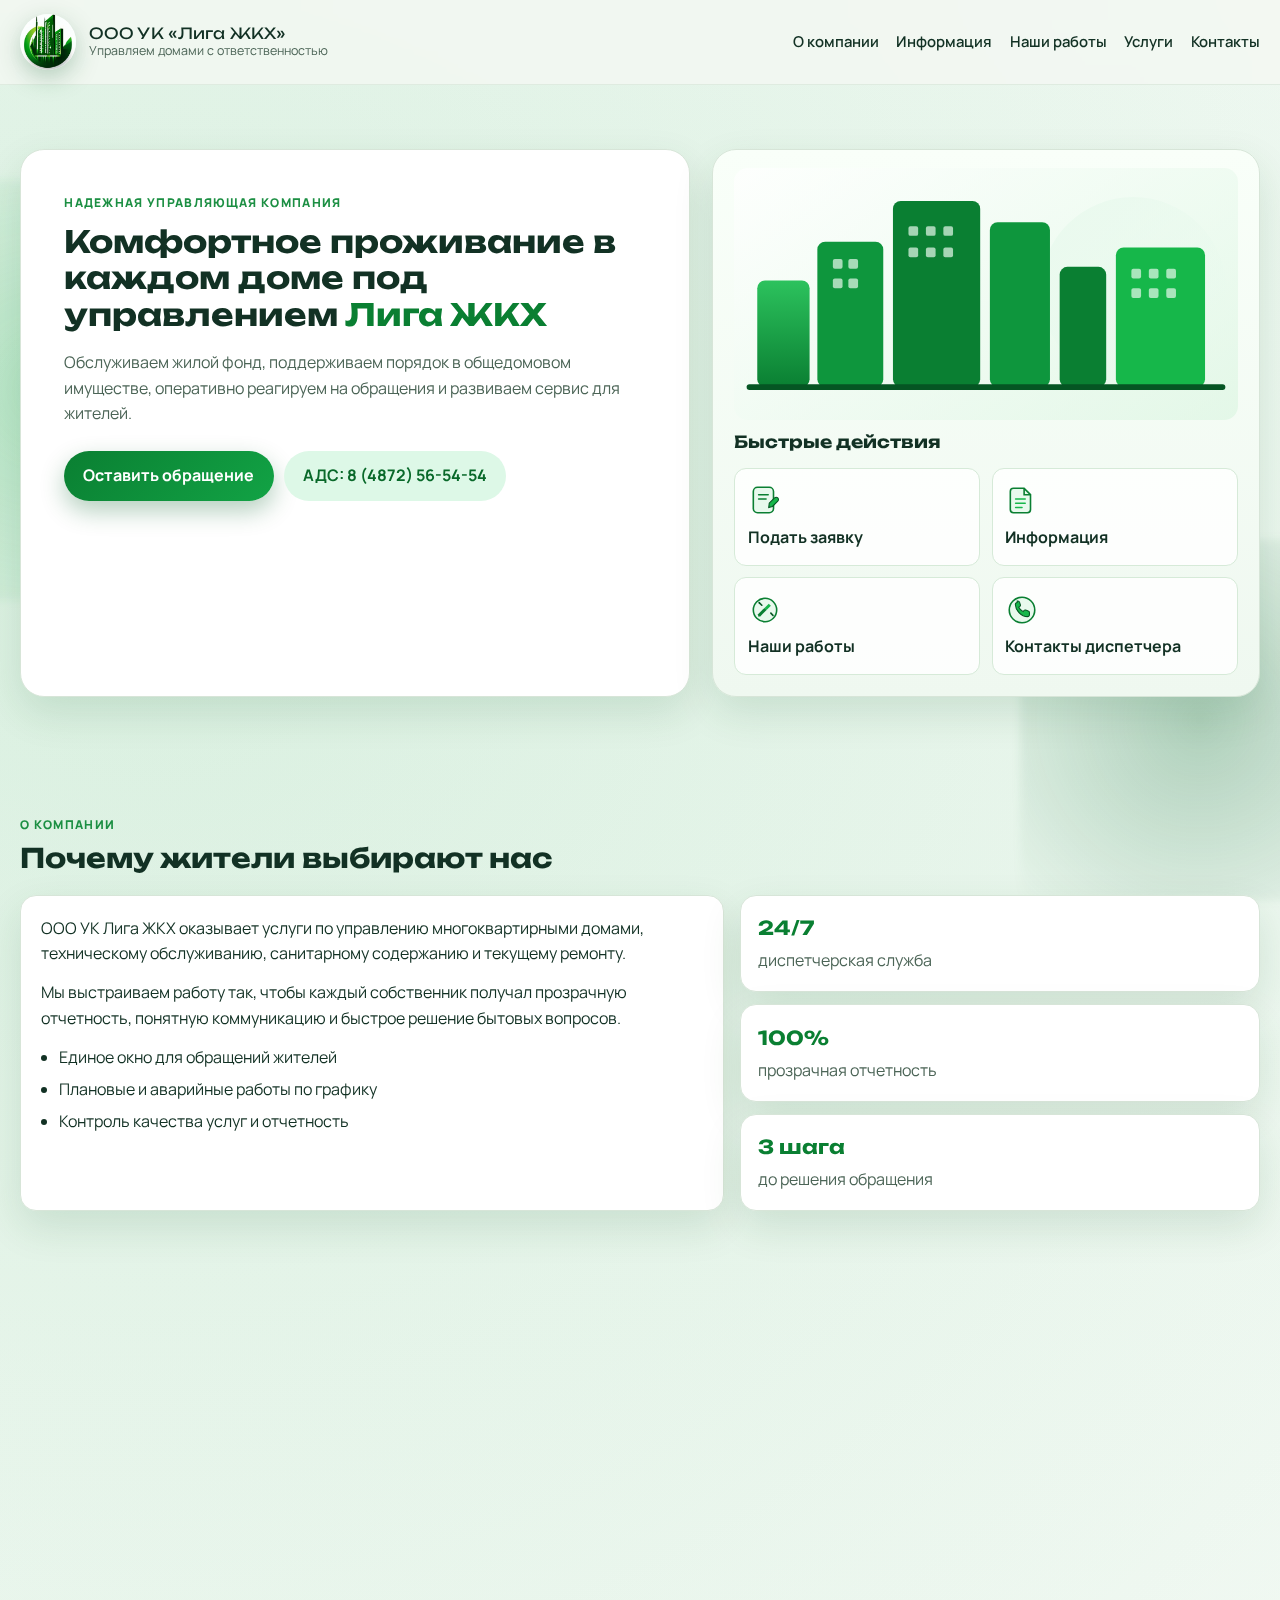
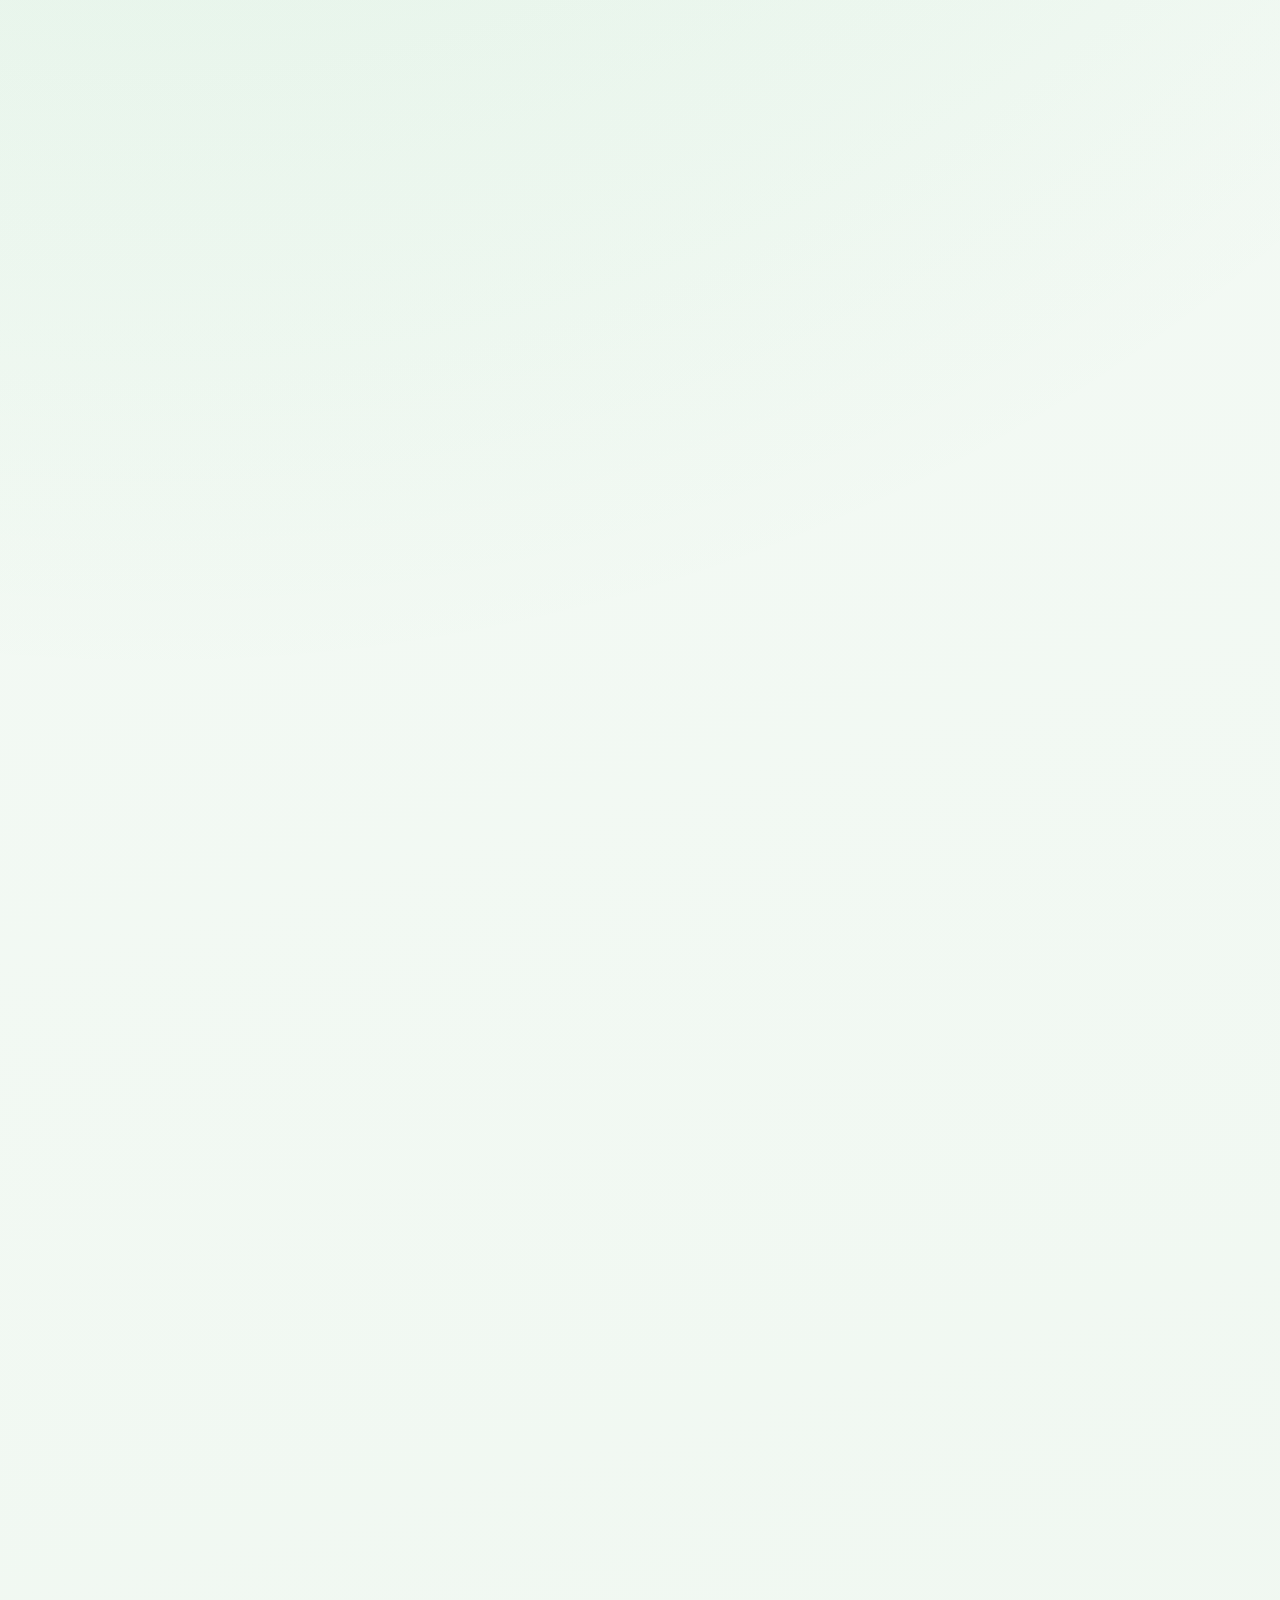
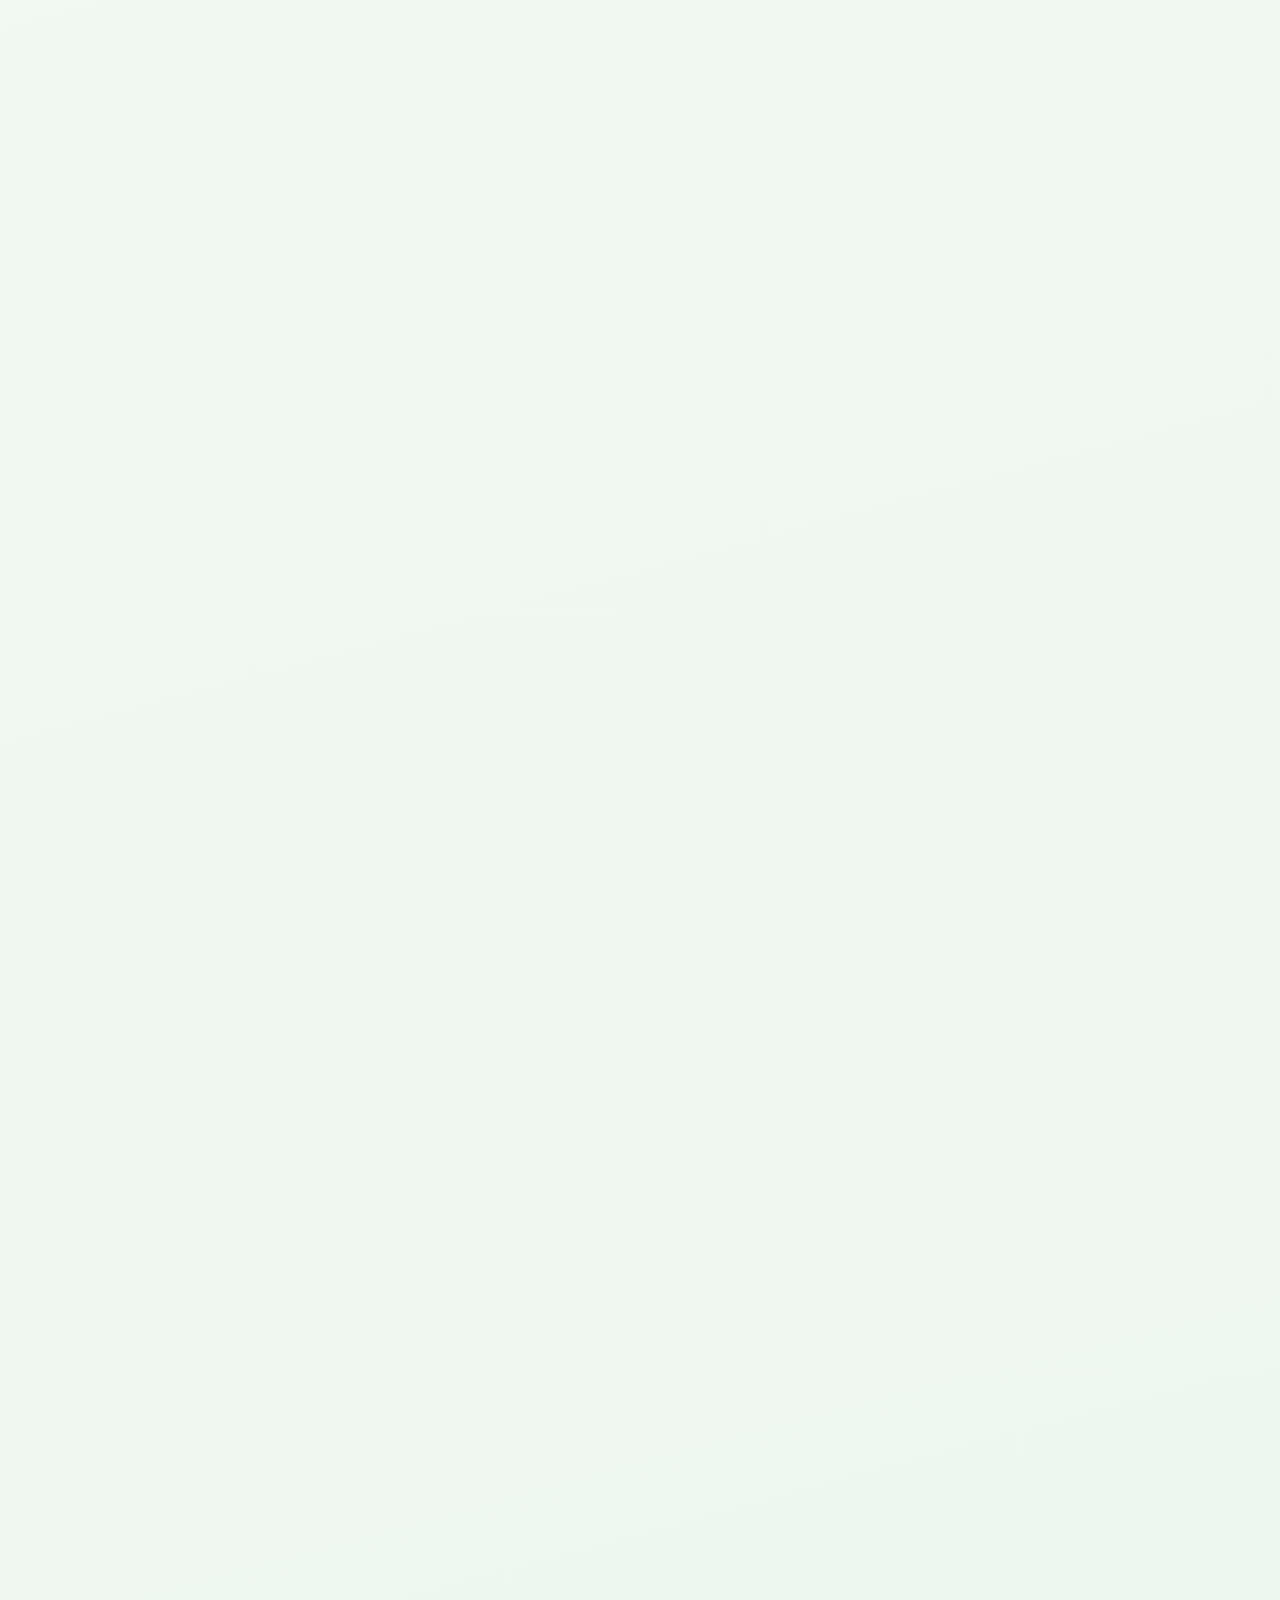
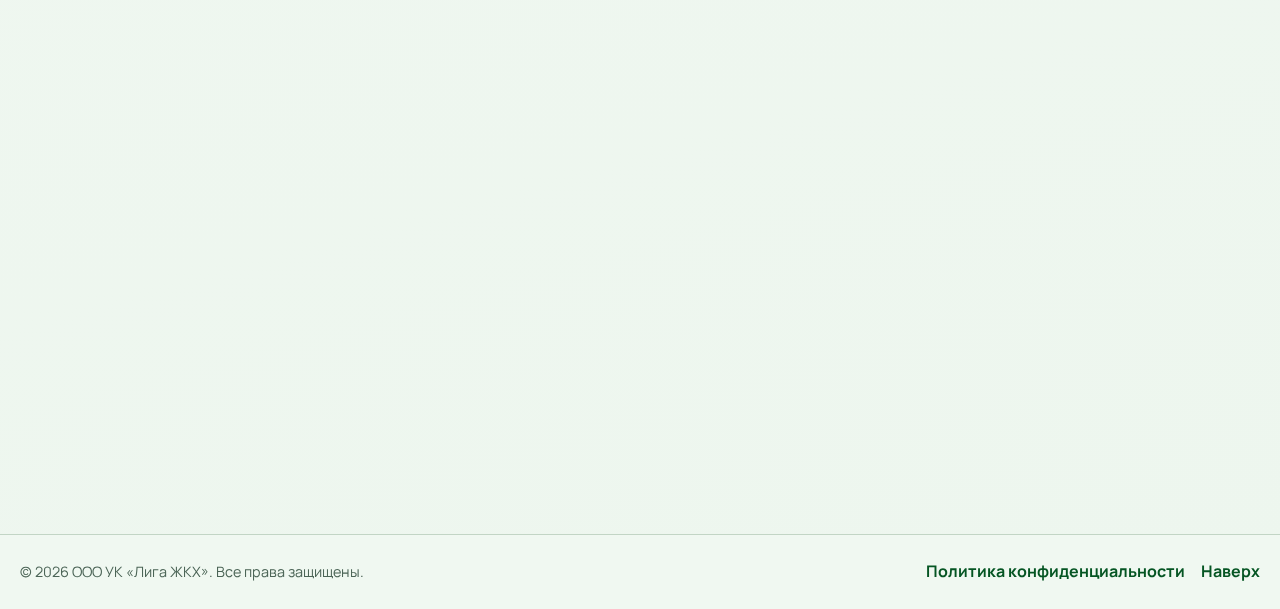
<file: index.html>
<!DOCTYPE html>
<html lang="ru">
<head>
  <meta charset="UTF-8" />
  <meta name="viewport" content="width=device-width, initial-scale=1.0" />
  <title>ООО УК «Лига ЖКХ»</title>
  <meta name="description" content="Официальный сайт управляющей компании ООО УК Лига ЖКХ" />
  <link rel="icon" type="image/jpeg" href="assets/logo.jpg" />
  <link rel="shortcut icon" type="image/jpeg" href="assets/logo.jpg" />
  <link rel="preconnect" href="https://fonts.googleapis.com" />
  <link rel="preconnect" href="https://fonts.gstatic.com" crossorigin />
  <link href="https://fonts.googleapis.com/css2?family=Manrope:wght@400;500;600;700;800&family=Unbounded:wght@500;700&display=swap" rel="stylesheet" />
  <link rel="stylesheet" href="styles.css" />
</head>
<body>
  <div class="bg-orb orb-left" aria-hidden="true"></div>
  <div class="bg-orb orb-right" aria-hidden="true"></div>

  <header class="site-header">
    <div class="container header-inner">
      <a class="brand" href="#top" aria-label="На главную">
        <img src="assets/logo.jpg" alt="Эмблема ООО УК Лига ЖКХ" class="brand-logo" />
        <div class="brand-text">
          <span class="brand-title">ООО УК «Лига ЖКХ»</span>
          <span class="brand-subtitle">Управляем домами с ответственностью</span>
        </div>
      </a>

      <button class="menu-btn" aria-expanded="false" aria-controls="site-nav">Меню</button>

      <nav class="site-nav" id="site-nav">
        <a href="#about">О компании</a>
        <a href="#information">Информация</a>
        <a href="#works">Наши работы</a>
        <a href="#services">Услуги</a>
        <a href="#contacts">Контакты</a>
      </nav>
    </div>
  </header>

  <main id="top">
    <section class="hero container reveal">
      <div class="hero-content">
        <p class="eyebrow">Надежная управляющая компания</p>
        <h1>Комфортное проживание в каждом доме под управлением <span>Лига ЖКХ</span></h1>
        <p class="hero-lead">
          Обслуживаем жилой фонд, поддерживаем порядок в общедомовом имуществе,
          оперативно реагируем на обращения и развиваем сервис для жителей.
        </p>
        <div class="hero-actions">
          <a class="btn btn-primary" href="#request">Оставить обращение</a>
          <a class="btn btn-secondary" href="tel:+74872565454">АДС: 8 (4872) 56-54-54</a>
        </div>
      </div>

      <div class="hero-card">
        <img src="assets/icons/city-hero.svg" alt="" class="hero-illustration" aria-hidden="true" />
        <h2>Быстрые действия</h2>
        <div class="quick-grid">
          <a href="#request" class="quick-item">
            <img src="assets/icons/quick-request.svg" alt="" class="item-icon" aria-hidden="true" />
            <span>Подать заявку</span>
          </a>
          <a href="#information" class="quick-item">
            <img src="assets/icons/quick-doc.svg" alt="" class="item-icon" aria-hidden="true" />
            <span>Информация</span>
          </a>
          <a href="#works" class="quick-item">
            <img src="assets/icons/quick-service.svg" alt="" class="item-icon" aria-hidden="true" />
            <span>Наши работы</span>
          </a>
          <a href="#contacts" class="quick-item">
            <img src="assets/icons/quick-phone.svg" alt="" class="item-icon" aria-hidden="true" />
            <span>Контакты диспетчера</span>
          </a>
        </div>
      </div>
    </section>

    <section id="about" class="section container reveal">
      <div class="section-head">
        <p class="eyebrow">О компании</p>
        <h2>Почему жители выбирают нас</h2>
      </div>
      <div class="about-layout">
        <article class="about-text card">
          <p>
            ООО УК Лига ЖКХ оказывает услуги по управлению многоквартирными домами,
            техническому обслуживанию, санитарному содержанию и текущему ремонту.
          </p>
          <p>
            Мы выстраиваем работу так, чтобы каждый собственник получал прозрачную
            отчетность, понятную коммуникацию и быстрое решение бытовых вопросов.
          </p>
          <ul class="check-list">
            <li>Единое окно для обращений жителей</li>
            <li>Плановые и аварийные работы по графику</li>
            <li>Контроль качества услуг и отчетность</li>
          </ul>
        </article>

        <aside class="metrics">
          <div class="metric card"><strong>24/7</strong><span>диспетчерская служба</span></div>
          <div class="metric card"><strong>100%</strong><span>прозрачная отчетность</span></div>
          <div class="metric card"><strong>3 шага</strong><span>до решения обращения</span></div>
        </aside>
      </div>
    </section>

    <section id="services" class="section container reveal">
      <div class="section-head">
        <p class="eyebrow">Услуги</p>
        <h2>Что входит в обслуживание</h2>
      </div>
      <div class="service-grid stagger-grid">
        <article class="card service-item stagger-item">
          <img src="assets/icons/service-clean.svg" alt="" class="item-icon" aria-hidden="true" />
          <h3>Содержание дома</h3>
          <p>Уборка подъездов и территории, сезонные работы, поддержание порядка.</p>
        </article>
        <article class="card service-item stagger-item">
          <img src="assets/icons/service-tech.svg" alt="" class="item-icon" aria-hidden="true" />
          <h3>Техническое обслуживание</h3>
          <p>Плановый осмотр систем ГВС, ХВС, отопления и электрических сетей.</p>
        </article>
        <article class="card service-item stagger-item">
          <img src="assets/icons/service-repair.svg" alt="" class="item-icon" aria-hidden="true" />
          <h3>Текущий ремонт</h3>
          <p>Устранение неисправностей в местах общего пользования и инженерных узлах.</p>
        </article>
        <article class="card service-item stagger-item">
          <img src="assets/icons/service-chat.svg" alt="" class="item-icon" aria-hidden="true" />
          <h3>Работа с обращениями</h3>
          <p>Прием заявок онлайн и по телефону, контроль сроков исполнения.</p>
        </article>
      </div>
    </section>

    <section id="request" class="section container reveal">
      <div class="section-head">
        <p class="eyebrow">Обращение</p>
        <h2>Оставьте заявку онлайн</h2>
      </div>
      <form class="request-form card" action="https://formsubmit.co/tpaktop_771@mail.ru" method="post">
        <input type="hidden" name="_subject" value="Новая заявка с сайта ООО УК Лига ЖКХ" />
        <input type="hidden" name="_captcha" value="false" />
        <input type="hidden" name="_template" value="table" />
        <input type="hidden" name="_next" value="" />
        <label>
          ФИО
          <input type="text" name="name" placeholder="Введите ФИО" required />
        </label>
        <label>
          Email (необязательно)
          <input type="email" name="email" placeholder="example@mail.ru" />
        </label>
        <label>
          Телефон
          <input type="tel" name="phone" placeholder="+7 (4872) ___-__-__" required />
        </label>
        <label>
          Адрес
          <input type="text" name="address" placeholder="Улица, дом, квартира" required />
        </label>
        <label>
          Текст обращения
          <textarea name="message" rows="4" placeholder="Опишите вопрос" required></textarea>
        </label>
        <div class="consent-box">
          <div class="consent-row">
            <input id="consent" type="checkbox" name="consent" value="yes" required />
            <label for="consent" class="consent-text">Я принимаю условия <a href="#policy-modal" class="js-open-policy">Политики конфиденциальности</a> и даю согласие на обработку персональных данных.</label>
          </div>
        </div>
        <button type="submit" class="btn btn-primary">Отправить заявку</button>
      </form>
    </section>

    <section id="contacts" class="section container reveal">
      <div class="section-head">
        <p class="eyebrow">Контакты</p>
        <h2>ООО УК «Лига ЖКХ»</h2>
      </div>
      <p class="contacts-address">Адрес офиса: г. Тула, ул. Октябрьская, д. 24, офис 209</p>
      <div class="contacts-grid">
        <article class="card contact-item">
          <img src="assets/icons/contact-phone.svg" alt="" class="item-icon" aria-hidden="true" />
          <h3>Прием заявок</h3>
          <p><a href="tel:+74872710123">8 (4872) 710-123</a></p>
          <ul class="contact-schedule">
            <li>Пн-Пт: с 9:00 до 17:00</li>
            <li>Сб-Вс: выходной</li>
          </ul>
        </article>
        <article class="card contact-item">
          <img src="assets/icons/service-chat.svg" alt="" class="item-icon" aria-hidden="true" />
          <h3>Бухгалтерия</h3>
          <p><a href="tel:+74872710122">8 (4872) 710-122</a></p>
          <ul class="contact-schedule">
            <li>Пн-Пт: с 9:00 до 17:00</li>
            <li>Сб-Вс: выходной</li>
          </ul>
        </article>
        <article class="card contact-item">
          <img src="assets/icons/contact-mail.svg" alt="" class="item-icon" aria-hidden="true" />
          <h3>Эл. почта</h3>
          <p><a href="mailto:liga_gkh@mail.ru">liga_gkh@mail.ru</a></p>
        </article>
        <article class="card contact-item">
          <img src="assets/icons/contact-clock.svg" alt="" class="item-icon" aria-hidden="true" />
          <h3>Аварийно-диспетчерская служба (АДС)</h3>
          <p><a href="tel:+74872565454">8 (4872) 56-54-54</a></p>
          <ul class="contact-schedule">
            <li>Пн-Пт: с 17:00 до 8:00</li>
            <li>Сб-Вс: круглосуточно</li>
            <li>Праздничные дни: круглосуточно</li>
          </ul>
        </article>
      </div>
    </section>

    <section id="location" class="section container reveal">
      <div class="section-head">
        <p class="eyebrow">Как нас найти</p>
        <h2>Вход в офис на Октябрьской, 24</h2>
      </div>
      <div class="location-grid">
        <figure class="card location-photo">
          <img src="assets/office-entrance-1.jpg" alt="Вход в здание по адресу Тула, Октябрьская, дом 24" loading="lazy" />
          <figcaption>Вид на вход со стороны улицы Октябрьской.</figcaption>
        </figure>
        <figure class="card location-photo">
          <img src="assets/office-entrance-2.jpg" alt="Входная группа офиса ООО УК Лига ЖКХ" loading="lazy" />
          <figcaption>Ориентир: входная группа, офис 209.</figcaption>
        </figure>
      </div>
      <div class="card map-wrap">
        <iframe
          src="https://yandex.ru/map-widget/v1/?text=%D0%A2%D1%83%D0%BB%D0%B0%2C%20%D0%9E%D0%BA%D1%82%D1%8F%D0%B1%D1%80%D1%8C%D1%81%D0%BA%D0%B0%D1%8F%2024%2C%20%D0%BE%D1%84%D0%B8%D1%81%20209&z=17"
          title="Яндекс Карта: Тула, Октябрьская, 24, офис 209"
          loading="lazy"
          referrerpolicy="no-referrer-when-downgrade"
        ></iframe>
        <a
          class="map-link"
          href="https://yandex.ru/maps/?text=%D0%A2%D1%83%D0%BB%D0%B0%2C%20%D0%9E%D0%BA%D1%82%D1%8F%D0%B1%D1%80%D1%8C%D1%81%D0%BA%D0%B0%D1%8F%2024%2C%20%D0%BE%D1%84%D0%B8%D1%81%20209"
          target="_blank"
          rel="noopener noreferrer"
        >Открыть отметку в Яндекс Картах</a>
      </div>
    </section>

    <section id="information" class="section container reveal">
      <div class="section-head">
        <p class="eyebrow">Информация</p>
        <h2>Полезные сведения для жителей</h2>
      </div>
      <p class="section-note">Чтобы добавить или изменить контент, отредактируйте файл <strong>content-data.js</strong>.</p>
      <div id="information-list" class="info-grid stagger-grid"></div>
    </section>

    <section id="works" class="section container reveal">
      <div class="section-head">
        <p class="eyebrow">Наши работы</p>
        <h2>Выполненные работы и результаты</h2>
      </div>
      <p class="section-note">Новые карточки работ добавляются в файл <strong>content-data.js</strong>.</p>
      <div id="works-list" class="works-grid stagger-grid"></div>
    </section>
  </main>

  <div id="policy-modal" class="policy-modal" aria-hidden="true">
    <div class="policy-modal-backdrop" data-close-policy></div>
    <section class="policy-modal-dialog card" role="dialog" aria-modal="true" aria-labelledby="policy-title">
      <button class="policy-modal-close" type="button" aria-label="Закрыть окно" data-close-policy>×</button>
      <p class="eyebrow">Политика</p>
      <h2 id="policy-title">Соглашение об обработке персональных данных</h2>
      <div class="policy-modal-content">
        <p>
          Настоящее соглашение об обработке персональных данных разработано в соответствии с законодательством Российской Федерации.
          Оператор персональных данных: <strong>ООО УК «Лига ЖКХ»</strong>.
        </p>
        <p>
          Лицо, оставляющее данные на сайте, подтверждает свое согласие на их обработку и передачу оператору в целях обработки обращения,
          получения информации об услугах и обратной связи.
        </p>
        <p>Под персональными данными пользователя понимаются:</p>
        <ul class="policy-list">
          <li>ФИО;</li>
          <li>адрес;</li>
          <li>телефон;</li>
          <li>адрес электронной почты.</li>
        </ul>
        <p>Обработка персональных данных может включать:</p>
        <ul class="policy-list">
          <li>сбор, систематизацию, накопление и хранение;</li>
          <li>уточнение (обновление, изменение);</li>
          <li>использование для обработки обращений;</li>
          <li>уничтожение данных после достижения цели обработки или по отзыву согласия.</li>
        </ul>
        <p>Пользователь гарантирует, что:</p>
        <ul class="policy-list">
          <li>предоставленные сведения являются точными и достоверными;</li>
          <li>данные предоставлены лично о себе;</li>
          <li>не используются чужие контактные данные без законных оснований.</li>
        </ul>
        <p>
          Пользователь дает согласие на обработку персональных данных в объеме, предусмотренном п. 3 ч. 1 ст. 3 Федерального закона от
          27.07.2006 № 152-ФЗ «О персональных данных», и подтверждает, что действует свободно, своей волей и в своем интересе.
        </p>
        <p>
          Согласие может быть отозвано путем направления письменного заявления в адрес администрации сайта.
          Любое использование сайта означает полное и безусловное согласие с условиями настоящего соглашения.
        </p>
      </div>
    </section>
  </div>

  <footer class="site-footer">
    <div class="container footer-inner">
      <p>© 2026 ООО УК «Лига ЖКХ». Все права защищены.</p>
      <div class="footer-links">
        <a href="#policy-modal" class="js-open-policy">Политика конфиденциальности</a>
        <a href="#top">Наверх</a>
      </div>
    </div>
  </footer>

  <script src="content-data.js"></script>
  <script src="script.js"></script>
</body>
</html>
</file>
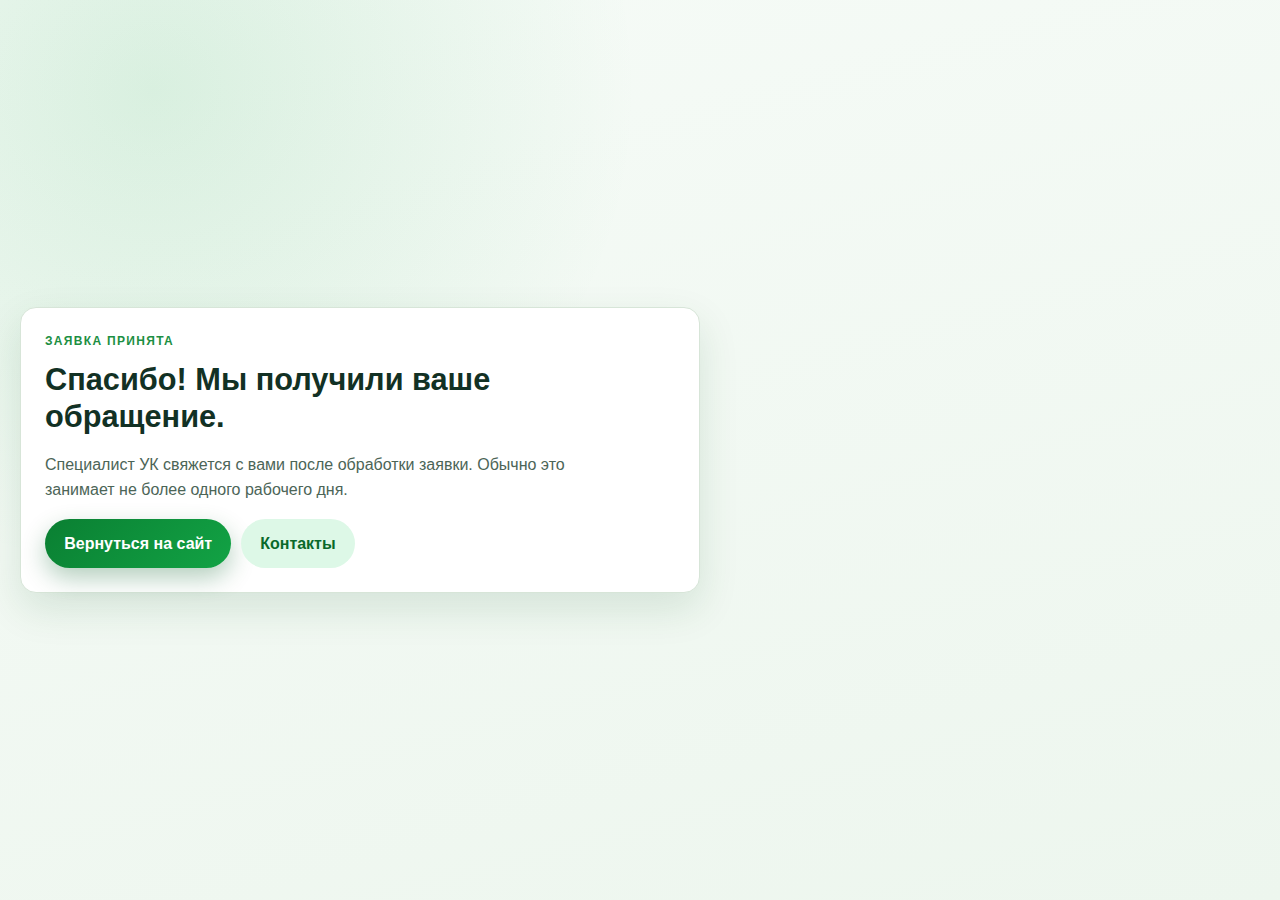
<file: thanks.html>
<!DOCTYPE html>
<html lang="ru">
<head>
  <meta charset="UTF-8" />
  <meta name="viewport" content="width=device-width, initial-scale=1.0" />
  <title>Заявка Отправлена | ООО УК «Лига ЖКХ»</title>
  <meta name="description" content="Подтверждение отправки заявки" />
  <link rel="icon" type="image/jpeg" href="assets/logo.jpg" />
  <link rel="shortcut icon" type="image/jpeg" href="assets/logo.jpg" />
  <link rel="stylesheet" href="styles.css" />
  <style>
    .thanks-wrap {
      min-height: 100svh;
      display: grid;
      place-items: center;
      padding: 1.4rem 0;
    }

    .thanks-card {
      max-width: 680px;
      width: 100%;
      padding: 1.5rem;
    }

    .thanks-actions {
      margin-top: 1rem;
      display: flex;
      flex-wrap: wrap;
      gap: 0.6rem;
    }
  </style>
</head>
<body>
  <main class="thanks-wrap">
    <section class="container">
      <article class="card thanks-card">
        <p class="eyebrow">Заявка принята</p>
        <h1>Спасибо! Мы получили ваше обращение.</h1>
        <p class="hero-lead">Специалист УК свяжется с вами после обработки заявки. Обычно это занимает не более одного рабочего дня.</p>
        <div class="thanks-actions">
          <a class="btn btn-primary" href="index.html#top">Вернуться на сайт</a>
          <a class="btn btn-secondary" href="index.html#contacts">Контакты</a>
        </div>
      </article>
    </section>
  </main>
</body>
</html>
</file>
<file: styles.css>
:root {
  --bg: #f4f8f3;
  --surface: #ffffff;
  --surface-soft: #f7fdf7;
  --text: #123124;
  --muted: #4c6557;
  --line: #d7e5d8;
  --primary: #0a7f32;
  --primary-dark: #055523;
  --primary-soft: #ddf8e7;
  --shadow: 0 16px 40px rgba(6, 86, 36, 0.12);
  --radius-lg: 24px;
  --radius-md: 16px;
  --radius-sm: 12px;
  --container: min(1380px, calc(100% - 3.2rem));
}

* {
  box-sizing: border-box;
}

html {
  scroll-behavior: smooth;
}

body {
  margin: 0;
  font-family: "Manrope", "Segoe UI", sans-serif;
  color: var(--text);
  background:
    radial-gradient(circle at 12% 10%, rgba(14, 162, 62, 0.12) 0%, rgba(14, 162, 62, 0) 35%),
    linear-gradient(165deg, #f6fbf7 0%, #edf6ee 100%);
  line-height: 1.6;
}

.bg-orb {
  position: fixed;
  z-index: -1;
  filter: blur(4px);
  pointer-events: none;
}

.orb-left {
  width: 420px;
  height: 420px;
  left: -160px;
  top: 180px;
  background: radial-gradient(circle, rgba(18, 176, 71, 0.2), rgba(18, 176, 71, 0));
}

.orb-right {
  width: 360px;
  height: 360px;
  right: -100px;
  top: 540px;
  background: radial-gradient(circle, rgba(1, 94, 39, 0.25), rgba(1, 94, 39, 0));
}

.container {
  width: var(--container);
  margin-inline: auto;
}

.site-header {
  position: sticky;
  top: 0;
  z-index: 40;
  backdrop-filter: blur(8px);
  background: rgba(244, 248, 243, 0.8);
  border-bottom: 1px solid rgba(215, 229, 216, 0.7);
}

.header-inner {
  display: flex;
  align-items: center;
  justify-content: space-between;
  gap: 1.2rem;
  min-height: 84px;
}

.brand {
  display: inline-flex;
  align-items: center;
  gap: 0.8rem;
  text-decoration: none;
  color: inherit;
}

.brand-logo {
  width: 56px;
  height: 56px;
  border-radius: 50%;
  object-fit: cover;
  box-shadow: 0 8px 24px rgba(2, 87, 35, 0.26);
}

.brand-text {
  display: grid;
  line-height: 1.2;
}

.brand-title {
  font-family: "Unbounded", sans-serif;
  font-size: 0.96rem;
  letter-spacing: 0.01em;
}

.brand-subtitle {
  color: var(--muted);
  font-size: 0.78rem;
}

.site-nav {
  display: inline-flex;
  align-items: center;
  gap: 1.1rem;
}

.site-nav a {
  text-decoration: none;
  color: var(--text);
  font-weight: 600;
  font-size: 0.93rem;
  transition: color 0.2s ease;
}

.site-nav a:hover,
.site-nav a:focus-visible {
  color: var(--primary);
}

.menu-btn {
  display: none;
  border: 1px solid var(--line);
  background: var(--surface);
  color: var(--text);
  border-radius: 999px;
  font-weight: 700;
  padding: 0.45rem 0.9rem;
}

main {
  padding-top: 1.8rem;
}

.section {
  padding: 4.2rem 0;
}

.hero {
  display: grid;
  grid-template-columns: 1.1fr 0.9fr;
  gap: 1.4rem;
  align-items: stretch;
  padding: 2.2rem 0 3.2rem;
}

.hero-content,
.hero-card {
  background: var(--surface);
  border: 1px solid var(--line);
  border-radius: var(--radius-lg);
  box-shadow: var(--shadow);
}

.hero-content {
  padding: clamp(1.4rem, 3.5vw, 2.7rem);
}

.eyebrow {
  margin: 0;
  text-transform: uppercase;
  letter-spacing: 0.11em;
  font-size: 0.75rem;
  color: #1c8f43;
  font-weight: 800;
}

h1,
h2,
h3 {
  margin: 0;
  line-height: 1.2;
}

h1 {
  margin-top: 0.7rem;
  font-family: "Unbounded", sans-serif;
  font-size: clamp(1.45rem, 2.4vw, 2.4rem);
}

h1 span {
  color: var(--primary);
}

.hero-lead {
  margin: 1rem 0 0;
  color: var(--muted);
  max-width: 62ch;
}

.hero-actions {
  margin-top: 1.5rem;
  display: flex;
  flex-wrap: wrap;
  gap: 0.65rem;
}

.btn {
  display: inline-flex;
  align-items: center;
  justify-content: center;
  text-decoration: none;
  border: 0;
  border-radius: 999px;
  font-weight: 700;
  font-family: inherit;
  padding: 0.75rem 1.2rem;
  cursor: pointer;
  transition: transform 0.2s ease, box-shadow 0.2s ease, background-color 0.2s ease;
}

.btn:hover,
.btn:focus-visible {
  transform: translateY(-1px);
}

.btn-primary {
  background: linear-gradient(135deg, var(--primary), #12a345);
  color: #fff;
  box-shadow: 0 10px 24px rgba(6, 95, 40, 0.3);
}

.btn-secondary {
  background: var(--primary-soft);
  color: #09692a;
}

.hero-card {
  padding: 1.3rem;
  overflow: hidden;
  background:
    linear-gradient(180deg, #f9fff9, #eff8f0),
    repeating-linear-gradient(120deg, transparent 0 8px, rgba(35, 137, 67, 0.04) 8px 9px);
}

.hero-illustration {
  display: block;
  width: 100%;
  height: auto;
  margin: -0.2rem 0 0.75rem;
  border-radius: 14px;
  background: linear-gradient(145deg, rgba(255, 255, 255, 0.7), rgba(216, 245, 223, 0.6));
}

.hero-card h2 {
  font-family: "Unbounded", sans-serif;
  font-size: 1.05rem;
  margin-bottom: 1rem;
}

.quick-grid {
  display: grid;
  grid-template-columns: repeat(2, minmax(0, 1fr));
  gap: 0.7rem;
}

.quick-item {
  display: grid;
  justify-items: start;
  align-content: start;
  gap: 0.45rem;
  text-decoration: none;
  color: var(--text);
  background: rgba(255, 255, 255, 0.82);
  border: 1px solid #d6ead8;
  border-radius: var(--radius-sm);
  padding: 0.9rem 0.8rem;
  font-weight: 700;
  min-height: 98px;
  transition: border-color 0.2s ease, transform 0.2s ease;
}

.quick-item:hover,
.quick-item:focus-visible {
  border-color: #18a24a;
  transform: translateY(-2px);
}

.item-icon {
  width: 34px;
  height: 34px;
  flex: 0 0 34px;
  display: block;
}

.section-head h2 {
  margin-top: 0.45rem;
  font-family: "Unbounded", sans-serif;
  font-size: clamp(1.25rem, 2.1vw, 1.85rem);
}

.card {
  background: var(--surface);
  border: 1px solid var(--line);
  border-radius: var(--radius-md);
  box-shadow: var(--shadow);
}

.about-layout {
  margin-top: 1.3rem;
  display: grid;
  grid-template-columns: 1.15fr 0.85fr;
  gap: 1rem;
}

.about-text {
  padding: 1.25rem;
}

.about-text p {
  margin: 0 0 0.85rem;
}

.check-list {
  margin: 0;
  padding-left: 1.1rem;
}

.check-list li + li {
  margin-top: 0.4rem;
}

.metrics {
  display: grid;
  gap: 0.75rem;
}

.metric {
  padding: 1.1rem;
  display: grid;
  gap: 0.25rem;
}

.metric strong {
  font-family: "Unbounded", sans-serif;
  color: var(--primary);
  font-size: 1.2rem;
}

.metric span {
  color: var(--muted);
}

.service-grid {
  margin-top: 1.3rem;
  display: grid;
  grid-template-columns: repeat(4, minmax(0, 1fr));
  gap: 0.9rem;
}

.service-item {
  padding: 1.05rem;
  display: grid;
  justify-items: start;
  gap: 0.42rem;
}

.service-item h3 {
  font-size: 1rem;
  margin-top: 0.15rem;
}

.service-item p {
  margin: 0;
  color: var(--muted);
}

.info-grid,
.works-grid {
  margin-top: 1.3rem;
  display: grid;
  grid-template-columns: repeat(3, minmax(0, 1fr));
  gap: 0.9rem;
}

.info-item,
.work-item {
  padding: 1rem;
}

.info-item h3,
.work-item h3 {
  font-size: 1rem;
  margin-bottom: 0.45rem;
}

.info-item p,
.work-item p {
  margin: 0;
  color: var(--muted);
}

.work-item {
  display: grid;
  gap: 0.6rem;
}

.work-item img {
  width: 100%;
  aspect-ratio: 4 / 3;
  object-fit: cover;
  border-radius: 10px;
  border: 1px solid #d8e8db;
}

.work-meta {
  color: #1a8f45;
  font-size: 0.84rem;
  font-weight: 700;
}

.docs-grid {
  margin-top: 1.3rem;
  display: grid;
  grid-template-columns: repeat(2, minmax(0, 1fr));
  gap: 0.8rem;
}

.doc-link {
  display: flex;
  align-items: center;
  gap: 0.7rem;
  padding: 1rem;
  text-decoration: none;
  color: var(--text);
  font-weight: 700;
  transition: border-color 0.2s ease, transform 0.2s ease;
}

.doc-link:hover,
.doc-link:focus-visible {
  border-color: #18a24a;
  transform: translateY(-2px);
}

.section-note {
  color: var(--muted);
  margin-top: 0.8rem;
  font-size: 0.9rem;
}

.news-grid {
  margin-top: 1.3rem;
  display: grid;
  grid-template-columns: repeat(3, minmax(0, 1fr));
  gap: 0.9rem;
}

.news-item {
  padding: 1rem;
}

.news-item time {
  color: #1a8f45;
  font-size: 0.84rem;
  font-weight: 700;
}

.news-item h3 {
  margin-top: 0.5rem;
  font-size: 1rem;
}

.news-item p {
  margin: 0.55rem 0 0;
  color: var(--muted);
}

.request-form {
  margin-top: 1.3rem;
  padding: 1.2rem;
  display: grid;
  gap: 0.75rem;
}

.request-note {
  margin: 1.1rem 0 0;
  color: var(--muted);
}

.request-form label {
  display: grid;
  gap: 0.35rem;
  font-weight: 600;
}

.request-form input:not([type="checkbox"]),
.request-form textarea {
  width: 100%;
  border: 1px solid #c9ddcc;
  border-radius: 10px;
  padding: 0.72rem 0.82rem;
  font: inherit;
  color: var(--text);
  background: #fcfffc;
}

.request-form textarea {
  resize: none;
}

.request-form input:not([type="checkbox"]):focus,
.request-form textarea:focus {
  outline: 2px solid rgba(11, 139, 54, 0.25);
  border-color: #1b9f4d;
}

.consent-box {
  background: #f7fdf8;
  border: 1px solid #d7ead9;
  border-radius: 10px;
  padding: 0.72rem 0.82rem;
}

.request-form .consent-row {
  display: flex;
  align-items: flex-start;
  gap: 0.6rem;
}

.request-form .consent-row input[type="checkbox"] {
  margin-top: 0.22rem;
  width: 16px;
  height: 16px;
  accent-color: var(--primary);
  flex: 0 0 16px;
  cursor: pointer;
}

.request-form .consent-text {
  display: block;
  margin: 0;
  font-weight: 500;
  color: var(--muted);
  line-height: 1.45;
  cursor: pointer;
}

.request-form .consent-text a {
  color: var(--primary-dark);
  font-weight: 700;
  text-decoration: underline;
  text-underline-offset: 2px;
}

body.modal-open {
  overflow: hidden;
}

.policy-modal {
  position: fixed;
  inset: 0;
  z-index: 120;
  display: none;
}

.policy-modal.open {
  display: block;
}

.policy-modal-backdrop {
  position: absolute;
  inset: 0;
  background: rgba(12, 31, 24, 0.52);
  backdrop-filter: blur(2px);
}

.policy-modal-dialog {
  position: relative;
  width: min(980px, calc(100% - 1.4rem));
  max-height: calc(100svh - 1.8rem);
  margin: 0.9rem auto;
  padding: 1rem 1rem 1.1rem;
  overflow: auto;
  border-radius: 14px;
}

.policy-modal-close {
  position: sticky;
  top: 0;
  margin-left: auto;
  width: 34px;
  height: 34px;
  border: 1px solid var(--line);
  background: #ffffff;
  border-radius: 999px;
  font-size: 1.35rem;
  line-height: 1;
  color: var(--text);
  cursor: pointer;
}

.policy-modal-dialog h2 {
  margin-top: 0.4rem;
}

.policy-modal-content {
  margin-top: 0.9rem;
  display: grid;
  gap: 0.82rem;
}

.policy-modal-content p {
  margin: 0;
  color: var(--text);
}

.policy-list {
  margin: 0;
  padding-left: 1.2rem;
  color: var(--muted);
}

.policy-list li + li {
  margin-top: 0.25rem;
}

.contacts-grid {
  margin-top: 1.3rem;
  display: grid;
  grid-template-columns: repeat(4, minmax(0, 1fr));
  gap: 0.8rem;
}

.contacts-address {
  margin: 1rem 0 0;
  color: var(--muted);
  font-weight: 600;
}

.contact-item {
  padding: 1rem;
  display: grid;
  justify-items: start;
  gap: 0.35rem;
}

.contact-item h3 {
  margin-bottom: 0.2rem;
  margin-top: 0.1rem;
  font-size: 0.96rem;
}

.contact-item p {
  margin: 0;
  color: var(--muted);
}

.contact-item a {
  color: var(--primary-dark);
  text-decoration: none;
  font-weight: 700;
}

.contact-schedule {
  margin: 0.1rem 0 0;
  padding-left: 1rem;
  color: var(--muted);
  font-size: 0.92rem;
}

.contact-schedule li + li {
  margin-top: 0.2rem;
}

.location-grid {
  margin-top: 1.2rem;
  display: grid;
  grid-template-columns: repeat(2, minmax(0, 1fr));
  gap: 0.9rem;
}

.location-photo {
  margin: 0;
  overflow: hidden;
}

.location-photo img {
  display: block;
  width: 100%;
  aspect-ratio: 4 / 3;
  object-fit: cover;
}

.location-photo figcaption {
  padding: 0.8rem 1rem 0.95rem;
  font-size: 0.9rem;
  color: var(--muted);
  font-weight: 600;
}

.map-wrap {
  margin-top: 1rem;
  overflow: hidden;
}

.map-wrap iframe {
  width: 100%;
  min-height: 360px;
  border: 0;
  display: block;
}

.map-link {
  display: inline-flex;
  margin: 0.75rem 1rem 1rem;
  color: var(--primary-dark);
  text-decoration: none;
  font-weight: 700;
}

.map-link:hover,
.map-link:focus-visible {
  text-decoration: underline;
}

.site-footer {
  border-top: 1px solid rgba(188, 210, 192, 0.9);
  margin-top: 1rem;
  background: rgba(240, 248, 241, 0.75);
}

.footer-inner {
  min-height: 74px;
  display: flex;
  align-items: center;
  justify-content: space-between;
  gap: 0.7rem;
}

.footer-inner p {
  margin: 0;
  color: var(--muted);
  font-size: 0.9rem;
}

.footer-inner a {
  color: var(--primary-dark);
  text-decoration: none;
  font-weight: 700;
}

.footer-links {
  display: flex;
  align-items: center;
  gap: 1rem;
}

.reveal {
  opacity: 0;
  transform: translateY(18px);
  transition: opacity 0.6s ease, transform 0.6s ease;
}

.reveal.visible {
  opacity: 1;
  transform: none;
}

.stagger-item {
  opacity: 0;
  transform: translateY(18px);
}

.stagger-grid.visible .stagger-item {
  animation: riseIn 0.6s ease forwards;
}

.stagger-grid.visible .stagger-item:nth-child(2) {
  animation-delay: 0.08s;
}

.stagger-grid.visible .stagger-item:nth-child(3) {
  animation-delay: 0.16s;
}

.stagger-grid.visible .stagger-item:nth-child(4) {
  animation-delay: 0.24s;
}

@keyframes riseIn {
  to {
    opacity: 1;
    transform: none;
  }
}

@media (max-width: 1360px) {
  :root {
    --container: min(1240px, calc(100% - 2.4rem));
  }
}

@media (max-width: 1024px) {
  :root {
    --container: min(1024px, calc(100% - 2rem));
  }

  .menu-btn {
    display: inline-flex;
  }

  .site-nav {
    position: absolute;
    left: 1rem;
    right: 1rem;
    top: calc(100% + 0.45rem);
    background: rgba(251, 255, 251, 0.98);
    border: 1px solid var(--line);
    border-radius: 14px;
    padding: 0.85rem;
    display: grid;
    gap: 0.5rem;
    box-shadow: var(--shadow);
    opacity: 0;
    pointer-events: none;
    transform: translateY(-8px);
    transition: opacity 0.2s ease, transform 0.2s ease;
  }

  .site-nav.open {
    opacity: 1;
    pointer-events: auto;
    transform: none;
  }

  .brand-subtitle {
    display: none;
  }

  .section {
    padding: 3.3rem 0;
  }

  .hero,
  .about-layout {
    grid-template-columns: 1fr;
  }

  .service-grid,
  .info-grid,
  .works-grid,
  .contacts-grid {
    grid-template-columns: repeat(2, minmax(0, 1fr));
  }

  .location-grid {
    grid-template-columns: 1fr;
  }
}

@media (min-width: 681px) and (max-width: 1024px) and (orientation: portrait) {
  :root {
    --container: min(980px, calc(100% - 2rem));
  }

  .hero {
    padding: 1.6rem 0 2.6rem;
  }

  .quick-grid {
    grid-template-columns: repeat(2, minmax(0, 1fr));
  }

  .map-wrap iframe {
    min-height: 340px;
  }
}

@media (min-width: 821px) and (max-width: 1180px) and (orientation: landscape) {
  :root {
    --container: min(1140px, calc(100% - 2rem));
  }

  .menu-btn {
    display: none;
  }

  .site-nav {
    position: static;
    left: auto;
    right: auto;
    top: auto;
    background: transparent;
    border: 0;
    border-radius: 0;
    padding: 0;
    display: inline-flex;
    align-items: center;
    gap: 1rem;
    box-shadow: none;
    opacity: 1;
    pointer-events: auto;
    transform: none;
  }

  .brand-subtitle {
    display: inline;
  }

  .hero {
    grid-template-columns: 1.02fr 0.98fr;
    gap: 1rem;
    padding: 1.5rem 0 2.5rem;
  }

  .about-layout {
    grid-template-columns: 1fr 1fr;
  }

  .location-grid {
    grid-template-columns: repeat(2, minmax(0, 1fr));
  }

  .map-wrap iframe {
    min-height: 300px;
  }
}

@media (max-width: 680px) and (orientation: portrait) {
  :root {
    --container: min(1120px, calc(100% - 1.3rem));
  }

  .header-inner {
    min-height: 74px;
  }

  .brand-title {
    font-size: 0.82rem;
  }

  .brand-logo {
    width: 48px;
    height: 48px;
  }

  .quick-grid,
  .service-grid,
  .info-grid,
  .works-grid,
  .contacts-grid {
    grid-template-columns: 1fr;
  }

  .hero {
    padding-top: 1rem;
  }

  .hero-actions .btn {
    width: 100%;
  }

  .map-wrap iframe {
    min-height: 280px;
  }

  .footer-inner {
    flex-direction: column;
    justify-content: center;
    text-align: center;
    padding: 0.9rem 0;
  }

  .footer-links {
    flex-direction: column;
    gap: 0.45rem;
  }

  .policy-modal-dialog {
    width: calc(100% - 1rem);
    max-height: calc(100svh - 1rem);
    margin: 0.5rem auto;
    padding: 0.9rem;
  }
}

@media (max-width: 900px) and (max-height: 500px) and (orientation: landscape) {
  :root {
    --container: min(900px, calc(100% - 1.2rem));
  }

  .site-header {
    position: static;
  }

  .header-inner {
    min-height: 64px;
  }

  .hero {
    grid-template-columns: 1fr 1fr;
    gap: 0.8rem;
    padding: 0.9rem 0 1.8rem;
  }

  .hero-content,
  .hero-card {
    padding: 1rem;
  }

  .section {
    padding: 2.2rem 0;
  }

  .quick-grid,
  .service-grid,
  .info-grid,
  .works-grid,
  .contacts-grid {
    grid-template-columns: repeat(2, minmax(0, 1fr));
  }

  .location-grid {
    grid-template-columns: 1fr 1fr;
  }

  .map-wrap iframe {
    min-height: 220px;
  }

  .footer-inner {
    flex-direction: row;
    justify-content: space-between;
    text-align: left;
    padding: 0.6rem 0;
  }

  .footer-links {
    flex-direction: row;
  }
}

@media (prefers-reduced-motion: reduce) {
  *,
  *::before,
  *::after {
    animation-duration: 0.01ms !important;
    animation-iteration-count: 1 !important;
    transition-duration: 0.01ms !important;
    scroll-behavior: auto !important;
  }
}
</file>
